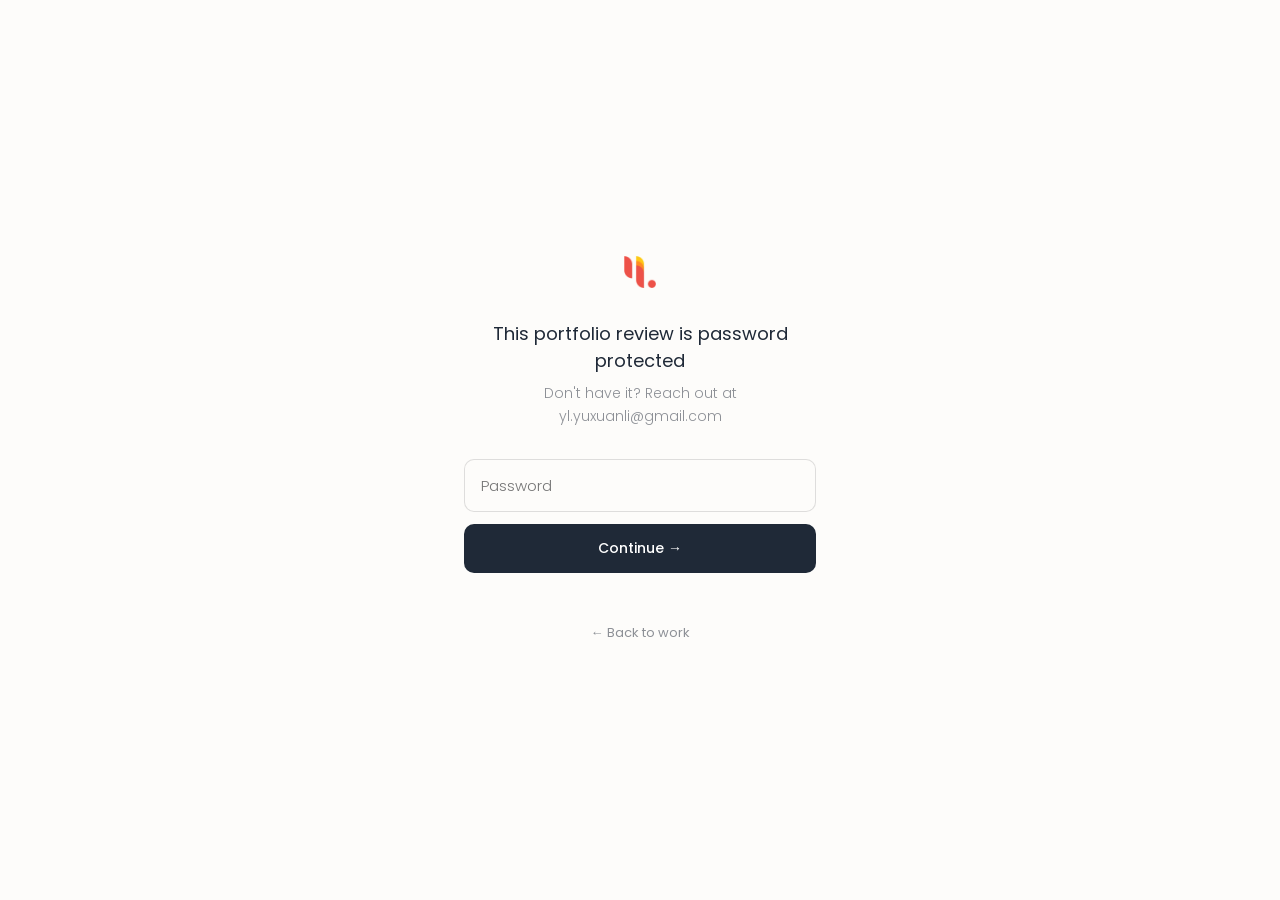
<file: deck/index.html>
<!DOCTYPE html>
<html lang="en">
<head>
  <link rel="icon" href="/favicon.ico" />
  <meta charset="UTF-8"/>
  <meta name="viewport" content="width=device-width, initial-scale=1.0"/>
  <meta name="robots" content="noindex"/>
  <title>Portfolio review | Yuxuan Li</title>
  <link rel="preconnect" href="https://fonts.googleapis.com"/>
  <link rel="preconnect" href="https://fonts.gstatic.com" crossorigin/>
  <link href="https://fonts.googleapis.com/css2?family=Poppins:wght@300;400;500&display=swap" rel="stylesheet"/>
  <link rel="stylesheet" href="deck.css"/>
  <link rel="stylesheet" href="slides.css"/>
</head>
<body>

  <!-- Access gate, same password as the Intuit case studies -->
  <div class="pw-overlay" id="pwOverlay">
    <div class="pw-box">
      <img class="pw-logo" src="../imgs/logo.png" alt="Yuxuan Li"/>
      <div class="pw-title">This portfolio review is password protected</div>
      <div class="pw-sub">Don't have it? Reach out at yl.yuxuanli@gmail.com</div>
      <input class="pw-input" type="password" id="pwInput" placeholder="Password" autocomplete="off"/>
      <button class="pw-btn" id="pwBtn">Continue →</button>
      <div class="pw-error" id="pwError">Incorrect password. Try again.</div>
      <a class="pw-back" href="../index.html">← Back to work</a>
    </div>
  </div>

  <!-- The deck -->
  <div class="app" id="app">
    <header class="top">
      <button class="menu-btn" id="menuBtn" title="Menu" aria-label="Menu" aria-haspopup="true" aria-expanded="false">⋯</button>
    </header>

    <nav class="toc" id="toc" hidden></nav>

    <!-- Yuxuan's own setup -->
    <aside class="side" id="side" hidden>
      <div class="side-top"><span class="side-title">Setup</span><button class="side-x" id="sideClose" aria-label="Close">×</button></div>
      <div id="setupBody"></div>
    </aside>

    <div class="stage" id="stage">
      <div class="frame" id="frame"></div>
    </div>
    <footer class="bottom">
      <span class="spacer"></span>
      <span class="count" id="count"></span>
      <button class="nav-btn" id="prevBtn" title="Previous (←)">←</button>
      <button class="nav-btn" id="nextBtn" title="Next (→)">→</button>
    </footer>
    <div class="progress"><div id="progBar"></div></div>
  </div>

  <!-- Presenter: only unlocks with the presenter password -->
  <div class="presenter" id="presenter" hidden>
    <div class="pr-main">
      <div class="pr-stage"><div class="frame" id="prFrame"></div></div>
      <div class="pr-nav">
        <button class="pr-btn" id="prPrev">← Prev</button>
        <span id="prCount"></span>
        <button class="pr-btn" id="prNext">Next →</button>
      </div>
    </div>
    <aside class="pr-side">
      <div class="pr-timer">
        <div><div class="pr-k">Elapsed</div><div class="pr-big" id="prElapsed">0:00</div></div>
        <div><div class="pr-k">Budget</div><div class="pr-big pr-dim" id="prBudget"></div></div>
        <div><div class="pr-k">Pace</div><div class="pr-pace" id="prPace">Not started</div></div>
      </div>
      <div class="pr-tools">
        <button class="pr-btn" id="prStart">Start timer</button>
        <button class="pr-btn" id="prReset">Reset</button>
        <button class="pr-btn" id="prAudience" title="Open a clean slides window to screen share. It follows this one.">Audience window ↗</button>
        <button class="pr-btn" id="prSetup">Setup</button>
        <button class="pr-btn" id="prExit">Exit</button>
      </div>
      <div class="pr-k" id="prSlideTime"></div>
      <div class="pr-notes" id="prNotes"></div>
      <div class="pr-k">Up next</div>
      <div class="pr-next"><div class="frame" id="prNextFrame"></div></div>
    </aside>
  </div>

  <!-- Dialogs -->
  <div class="modal" id="shareModal" hidden>
    <div class="modal-box">
      <div class="modal-title">Share this version</div>
      <p class="modal-sub" id="shareDesc"></p>
      <label class="check"><input type="checkbox" id="shareSkip" checked/> Skip the questions, start with these settings</label>
      <label class="check"><input type="checkbox" id="shareAdjust" checked/> Let them change role and time</label>
      <div class="share-row">
        <input class="share-url" id="shareUrl" readonly/>
        <button class="pw-btn" id="shareCopy">Copy</button>
      </div>
      <button class="modal-close" data-close>Close</button>
    </div>
  </div>

  <div class="modal" id="presModal" hidden>
    <div class="modal-box">
      <div class="modal-title">Presenter mode</div>
      <p class="modal-sub">Speaker notes are encrypted. Enter your presenter password.</p>
      <input class="pw-input" type="password" id="presInput" placeholder="Presenter password" autocomplete="off"/>
      <button class="pw-btn" id="presBtn">Unlock</button>
      <div class="pw-error" id="presError">That's not it.</div>
      <button class="modal-close" data-close>Cancel</button>
    </div>
  </div>

  <script src="content.js"></script>
  <script src="render.js"></script>
  <script src="notes.enc.js"></script>
  <script src="app.js"></script>
</body>
</html>
</file>
<file: deck/deck.css>
* { box-sizing: border-box; margin: 0; padding: 0; }
:root {
  --bg: #FDFCFA; --text: #1F2937; --sub: #4B5563;
  --muted: #8D9096; --accent: #ED5148; --border: rgba(0,0,0,0.07);
  --panel: #F6F4F0; --yellow: #FFC715; --orange: #FF8B22;
}
html, body { height: 100%; }
body {
  background: var(--bg);
  font-family: 'Poppins', -apple-system, sans-serif;
  font-size: 16px; color: var(--text);
  -webkit-font-smoothing: antialiased;
  overflow: hidden;
}
button { font-family: inherit; }
[hidden] { display: none !important; }

/* ---------- App shell: a flat, full-screen deck ---------- */
.app { position: relative; height: 100vh; height: 100dvh; overflow: hidden; }
.top { position: absolute; top: 0; left: 0; right: 0; z-index: 10; display: flex; align-items: center; gap: 16px; padding: 16px 24px; pointer-events: none; }
.top > * { pointer-events: auto; }
.menu-btn { margin-left: auto; width: 38px; height: 38px; border-radius: 50%; border: none; background: none; color: var(--sub); font-size: 20px; line-height: 1; cursor: pointer; }
.menu-btn:focus:not(:focus-visible) { outline: none; }
.menu-btn:hover, .menu-btn[aria-expanded="true"] { background: rgba(0,0,0,0.05); color: var(--text); }
.app.dark .menu-btn { color: rgba(255,255,255,0.8); }
.app.dark .menu-btn:hover { background: rgba(255,255,255,0.12); color: #fff; }
.icon-btn { white-space: nowrap; border: none; background: none; color: var(--sub); font-size: 13px; padding: 8px 10px; border-radius: 8px; cursor: pointer; }
.icon-btn:hover { color: var(--accent); }
.icon-btn.off { color: var(--muted); text-decoration: line-through; }
.app.dark .icon-btn { color: rgba(255,255,255,0.75); }
.app.dark .icon-btn:hover { color: #fff; }
.toc { position: absolute; top: 58px; right: 20px; max-height: calc(100dvh - 80px); overflow-y: auto; z-index: 20; min-width: 220px; padding: 8px; background: #fff; border: 1px solid var(--border); border-radius: 12px; box-shadow: 0 12px 32px rgba(0,0,0,0.08); }
.toc-k { font-size: 12px; color: var(--muted); padding: 8px 12px 4px; }
.toc a { display: block; font-size: 14px; color: var(--sub); text-decoration: none; padding: 9px 12px; border-radius: 8px; }
.toc a:hover { background: #F5F3EF; }
.toc button { display: flex; justify-content: space-between; gap: 16px; width: 100%; border: none; background: none; text-align: left; font: inherit; font-size: 14px; color: var(--text); padding: 9px 12px; border-radius: 8px; cursor: pointer; }
.toc button:hover { background: #F5F3EF; }
.toc button span { color: var(--muted); }
.toc hr { border: none; border-top: 1px solid var(--border); margin: 6px 4px; }

.stage { position: absolute; inset: 0; container-type: size; }
.frame {
  width: 100%; height: 100%; position: relative; overflow: hidden; background: var(--bg);
  container-type: size;
  /* one slide unit: 1% of the width of a 16:9 box that fits the screen */
  --u: min(1cqw, calc(1cqh * 16 / 9));
}
.frame > .slide { position: absolute; inset: 0; animation: fadeIn 0.35s ease both; }
@keyframes fadeIn { from { opacity: 0; } to { opacity: 1; } }

.bottom { position: absolute; left: 0; right: 0; bottom: 0; z-index: 10; display: flex; align-items: center; gap: 10px; padding: 0 24px 18px; pointer-events: none; }
.bottom > * { pointer-events: auto; }
.bottom .spacer { flex: 1; pointer-events: none; }
.nav-btn { width: 38px; height: 38px; border-radius: 50%; border: 1px solid rgba(0,0,0,0.1); background: rgba(255,255,255,0.85); font-size: 15px; color: var(--text); cursor: pointer; flex: none; }
.nav-btn:hover:not(:disabled) { border-color: var(--accent); color: var(--accent); }
.nav-btn:disabled { opacity: 0.3; cursor: default; }
.count { font-size: 12px; color: var(--muted); min-width: 48px; text-align: right; font-variant-numeric: tabular-nums; }
.app.dark .count { color: rgba(255,255,255,0.6); }
.progress { position: absolute; left: 0; right: 0; bottom: 0; height: 3px; z-index: 11; }
.progress div { height: 100%; background: var(--accent); transition: width 0.3s ease; }

/* Audience window: slides only */
body.audience .top, body.audience .bottom, body.audience .progress { display: none; }

/* ---------- Built slides (welcome, setup, agenda, lens, end) ---------- */
.hs { background: var(--bg); padding: calc(6 * var(--u)) calc(7 * var(--u)); display: flex; flex-direction: column; justify-content: center; overflow: auto; }
.dots { display: flex; gap: calc(0.8 * var(--u)); margin-bottom: calc(2.4 * var(--u)); }
.dots span { width: clamp(8px, calc(0.9 * var(--u)), 12px); height: clamp(8px, calc(0.9 * var(--u)), 12px); border-radius: 50%; }
.dots span:nth-child(1) { background: var(--yellow); } .dots span:nth-child(2) { background: var(--orange); } .dots span:nth-child(3) { background: var(--accent); }
.hs-h { font-size: clamp(26px, calc(4.2 * var(--u)), 60px); font-weight: 400; letter-spacing: -0.02em; line-height: 1.15; }
.hs-p { font-size: clamp(15px, calc(1.6 * var(--u)), 22px); font-weight: 300; color: var(--sub); line-height: 1.6; margin-top: calc(1.6 * var(--u)); max-width: calc(46 * var(--u)); min-width: min(100%, 320px); }
.cta { margin-top: calc(3 * var(--u)); align-self: flex-start; border: none; border-bottom: 1px solid var(--muted); background: none; color: var(--text); font-size: clamp(14px, calc(1.3 * var(--u)), 18px); font-weight: 400; padding: 0 0 2px; cursor: pointer; transition: color 0.2s, border-color 0.2s; }
.cta:hover { color: var(--sub); border-color: var(--sub); }
.link-btn { border: none; background: none; padding: 0; color: var(--muted); font-size: clamp(13px, calc(1.15 * var(--u)), 16px); cursor: pointer; }
.link-btn:hover { color: var(--text); }
.cta-row { display: flex; align-items: center; gap: calc(2 * var(--u)); flex-wrap: wrap; margin-top: calc(3 * var(--u)); }
.cta-row .cta { margin-top: 0; }

/* Welcome */
.hs-welcome { flex-direction: row; align-items: stretch; padding: 0; }
.hs-welcome .w-text { flex: 1; padding: calc(6 * var(--u)) calc(6 * var(--u)) calc(6 * var(--u)) calc(7 * var(--u)); display: flex; flex-direction: column; justify-content: center; }
.hs-welcome .w-photo { width: 50%; background: url(../imgs/about-yuxuan.jpg) center 85%/cover; }

/* Setup */
.q { margin-top: calc(2.6 * var(--u)); }
.q-label { font-size: clamp(15px, calc(1.6 * var(--u)), 22px); color: var(--text); margin-bottom: calc(1.1 * var(--u)); }
.chips { display: flex; flex-wrap: wrap; gap: clamp(6px, calc(0.7 * var(--u)), 10px); }
.chip { font-size: clamp(13px, calc(1.3 * var(--u)), 17px); padding: clamp(7px, calc(0.7 * var(--u)), 11px) clamp(13px, calc(1.4 * var(--u)), 20px); border-radius: 999px; cursor: pointer; border: 1px solid rgba(0,0,0,0.14); background: #fff; color: var(--sub); transition: all 0.15s; }
.chip:hover { border-color: var(--text); color: var(--text); }
.chip.on { background: var(--text); border-color: var(--text); color: #fff; }
.chip.multi { display: inline-flex; align-items: center; gap: 8px; border-radius: 8px; }
.chip.multi::before { content: ''; width: 14px; height: 14px; border-radius: 4px; border: 1.5px solid rgba(0,0,0,0.25); flex: none; }
.chip.multi.on { background: #F3F1EC; border-color: var(--text); color: var(--text); }
.chip.multi.on::before { content: '✓'; border-color: var(--text); background: var(--text); color: #fff; font-size: 10px; line-height: 14px; text-align: center; }
.chip.small { font-size: clamp(12px, calc(1.1 * var(--u)), 15px); }
.hint { font-size: clamp(12px, calc(1.1 * var(--u)), 15px); color: var(--muted); margin-top: calc(0.8 * var(--u)); }

/* Agenda */
.ag { margin-top: calc(4 * var(--u)); max-width: calc(80 * var(--u)); display: flex; flex-direction: column; gap: calc(3.2 * var(--u)); }
.ag-row { display: grid; grid-template-columns: calc(4 * var(--u)) 1fr auto; gap: calc(1.6 * var(--u)); align-items: baseline; cursor: pointer; }
.ag-row:hover .ag-name { color: var(--sub); }
.ag-n { font-size: clamp(12px, calc(1.2 * var(--u)), 16px); color: var(--muted); }
.ag-name { font-size: clamp(16px, calc(2 * var(--u)), 28px); transition: color 0.15s; }
.ag-why { font-size: clamp(12px, calc(1.3 * var(--u)), 17px); color: var(--sub); font-weight: 300; margin-top: calc(0.6 * var(--u)); line-height: 1.5; }
.ag-why span { color: var(--muted); margin: 0 calc(0.8 * var(--u)); }
.ag-m { font-size: clamp(13px, calc(1.4 * var(--u)), 18px); color: var(--muted); white-space: nowrap; text-align: right; }
.ag-m small { display: block; font-size: 0.8em; margin-top: calc(0.6 * var(--u)); }


/* End */
.end-links { display: flex; gap: calc(2.4 * var(--u)); margin-top: calc(2.4 * var(--u)); flex-wrap: wrap; }
.end-links a { font-size: clamp(13px, calc(1.2 * var(--u)), 16px); color: var(--sub); text-decoration: none; }
.end-links a:hover { color: var(--text); }

/* ---------- Presenter ---------- */
.presenter { position: fixed; inset: 0; z-index: 600; background: #16181C; color: #E8E8E8; display: grid; grid-template-columns: 1fr 400px; }
.pr-main { display: flex; flex-direction: column; padding: 24px; min-width: 0; }
.pr-stage { flex: 1; min-height: 0; container-type: size; display: flex; align-items: center; justify-content: center; }
.pr-nav { display: flex; justify-content: center; align-items: center; gap: 20px; padding-top: 16px; font-size: 14px; color: #999; }
.pr-side { background: #1E2026; padding: 24px; display: flex; flex-direction: column; gap: 16px; overflow: auto; }
.pr-timer { display: grid; grid-template-columns: 1fr 1fr 1.2fr; gap: 12px; }
.pr-k { font-size: 11px; letter-spacing: 0.1em; text-transform: uppercase; color: #888; }
.pr-big { font-size: 30px; font-weight: 300; margin-top: 4px; font-variant-numeric: tabular-nums; }
.pr-dim { color: #888; }
.pr-pace { font-size: 14px; margin-top: 10px; }
.pr-pace.ahead { color: #7BD389; } .pr-pace.behind { color: #FF8B7F; } .pr-pace.ontrack { color: #ddd; }
.pr-tools { display: flex; flex-wrap: wrap; gap: 8px; }
.pr-btn { background: rgba(255,255,255,0.07); border: 1px solid rgba(255,255,255,0.1); color: #eee; font-size: 13px; padding: 8px 14px; border-radius: 999px; cursor: pointer; }
.pr-btn:hover { border-color: var(--accent); color: #fff; }
.pr-notes { font-size: 19px; line-height: 1.6; font-weight: 300; color: #F2F2F2; flex: 1; }
.pr-notes .lens-note { display: block; margin-top: 14px; padding: 12px 14px; border-left: 3px solid var(--accent); background: rgba(237,81,72,0.1); font-size: 16px; border-radius: 0 8px 8px 0; }
.pr-notes .none { color: #777; }
.pr-stage .frame { width: min(100cqw, calc(100cqh * 16 / 9)); height: auto; aspect-ratio: 16 / 9; }
.pr-next .frame { width: 100%; height: auto; aspect-ratio: 16 / 9; border-radius: 8px; pointer-events: none; }

/* ---------- Password gate ---------- */
.pw-overlay { position: fixed; inset: 0; z-index: 9999; background: var(--bg); display: flex; align-items: center; justify-content: center; }
.pw-overlay.hidden { opacity: 0; pointer-events: none; transition: opacity 0.4s ease; }
.pw-box { width: 100%; max-width: 400px; padding: 0 24px; text-align: center; }
.pw-logo { width: 32px; height: 32px; object-fit: contain; margin: 0 auto 32px; display: block; }
.pw-title { font-size: 18px; color: var(--text); margin-bottom: 8px; }
.pw-sub { font-size: 14px; font-weight: 300; color: var(--muted); margin-bottom: 32px; line-height: 1.6; }
.pw-input { width: 100%; padding: 14px 16px; margin-bottom: 12px; font-size: 15px; font-family: inherit; font-weight: 300; color: var(--text); background: var(--bg); border: 1px solid rgba(0,0,0,0.12); border-radius: 10px; outline: none; display: block; }
.pw-input:focus { border-color: rgba(0,0,0,0.3); } .pw-input.error { border-color: var(--accent); }
.pw-btn { width: 100%; padding: 14px; font-size: 14px; font-weight: 500; color: #fff; background: var(--text); border: none; border-radius: 10px; cursor: pointer; transition: background 0.2s; }
.pw-btn:hover { background: var(--accent); }
.pw-error { font-size: 13px; color: var(--accent); margin-top: 10px; opacity: 0; height: 20px; }
.pw-error.show { opacity: 1; }
.pw-back { margin-top: 20px; font-size: 13px; color: var(--muted); text-decoration: none; display: inline-block; }

/* ---------- Modals ---------- */
.modal { position: fixed; inset: 0; z-index: 9000; background: rgba(20,20,20,0.35); display: flex; align-items: center; justify-content: center; padding: 16px; }
.modal-box { background: var(--bg); border-radius: 18px; padding: 32px; width: 100%; max-width: 520px; box-shadow: 0 20px 60px rgba(0,0,0,0.18); }
.modal-title { font-size: 20px; font-weight: 500; }
.modal-sub { font-size: 15px; font-weight: 300; color: var(--sub); margin: 8px 0 20px; line-height: 1.6; }
.check { display: flex; gap: 10px; align-items: center; font-size: 15px; margin-bottom: 12px; cursor: pointer; }
.check input { accent-color: var(--accent); width: 16px; height: 16px; flex: none; }
.share-row { display: flex; gap: 8px; margin-top: 18px; }
.share-url { flex: 1; min-width: 0; padding: 12px 14px; font-size: 13px; font-family: inherit; border: 1px solid rgba(0,0,0,0.12); border-radius: 10px; background: #fff; color: var(--sub); }
.share-row .pw-btn { width: auto; padding: 12px 22px; }
.modal-close { margin-top: 18px; background: none; border: none; color: var(--muted); font-size: 14px; cursor: pointer; }
.modal-close:hover { color: var(--accent); }

/* ---------- Phones: built slides fill the screen, image slides stay 16:9 ---------- */
@media (max-width: 700px) {
  .top { padding: 10px 16px; gap: 10px; }
  .hs { padding: 28px 22px; justify-content: flex-start; }
  .hs-p { max-width: none; }
  .hs-welcome { flex-direction: column-reverse; padding: 0; }
  .hs-welcome .w-photo { width: 100%; height: 34%; flex: none; }
  .hs-welcome .w-text { padding: 24px 22px; justify-content: flex-start; }
  .ag { max-width: none; }
  .ag-row { grid-template-columns: 28px 1fr auto; gap: 10px; }
  .ag { gap: 22px; }
  .app { display: flex; flex-direction: column; }
  .top, .bottom { position: static; background: var(--bg); }
  .top { padding: 10px 16px; }
  .stage { position: relative; inset: auto; flex: 1; min-height: 0; }
  .bottom { padding: 8px 16px 14px; flex-wrap: wrap; }
  .count { margin-left: auto; }
  .presenter { grid-template-columns: 1fr; grid-template-rows: 45vh 1fr; }
}

/* Setup: a small centered card over the blurred deck, a step before starting */
.side { position: absolute; z-index: 30; top: 50%; left: 50%; transform: translate(-50%, -50%); width: min(520px, calc(100% - 32px)); max-height: calc(100% - 48px); padding: 26px 28px 24px; background: #fff; border-radius: 18px; box-shadow: 0 1px 2px rgba(0,0,0,0.04), 0 24px 64px rgba(0,0,0,0.14); overflow-y: auto; }
.app.with-side .stage, .app.with-side .top, .app.with-side .bottom, .app.with-side .progress { filter: blur(6px); opacity: 0.55; pointer-events: none; transition: filter 0.25s, opacity 0.25s; }
.app.with-side { background: var(--bg); }
.side-top { display: flex; align-items: center; justify-content: space-between; margin-bottom: 20px; }
.side-title { font-size: 15px; font-weight: 500; }
.side-x { border: none; background: none; font-size: 22px; line-height: 1; color: var(--muted); cursor: pointer; padding: 4px; }
.side-x:hover { color: var(--text); }
#setupBody .q { margin: 0 0 22px; }
#setupBody .q-label { font-size: 13px; color: var(--muted); margin-bottom: 10px; }
#setupBody .chips { gap: 6px; }
#setupBody .chip { padding: 6px 12px; font-size: 13px; background: transparent; border-color: rgba(0,0,0,0.1); }
#setupBody .chip:hover { border-color: rgba(0,0,0,0.3); color: var(--text); }
#setupBody .chip.on { background: var(--text); border-color: var(--text); color: #fff; }
#setupBody .pw-btn { margin-top: 4px; }
/* Multi-select: plain checkboxes, so they never look like the single-choice pills */
.set-checks { display: grid; grid-template-columns: repeat(3, auto); gap: 4px 16px; }
.set-check { display: flex; align-items: center; gap: 10px; border: none; background: none; padding: 5px 0; font: inherit; font-size: 13px; color: var(--sub); text-align: left; cursor: pointer; }
.set-check span { width: 15px; height: 15px; flex: none; border: 1.5px solid rgba(0,0,0,0.25); border-radius: 4px; display: flex; align-items: center; justify-content: center; font-size: 10px; color: #fff; }
.set-check.on { color: var(--text); }
.set-check.on span { background: var(--text); border-color: var(--text); }
.set-check.on span::after { content: '✓'; }
.set-list { display: flex; flex-direction: column; }
.set-row { display: flex; align-items: center; gap: 10px; cursor: grab; border-radius: 8px; padding: 2px 8px; margin: 0 -8px; }
.set-row:hover { background: rgba(0,0,0,0.03); }
.set-row.dragging { opacity: 0.5; }
.set-row .set-check { flex: 1; font-size: 14px; }
.set-row.off .set-check { color: var(--muted); }
.set-grip { color: var(--muted); font-size: 13px; }
.set-min { font-size: 13px; color: var(--muted); }
@media (max-width: 560px) { .set-checks { grid-template-columns: 1fr 1fr; } }
/* Agenda: gray keywords under each project; Q&A is its own line */
.ag-block { display: flex; flex-direction: column; gap: calc(1.6 * var(--u)); }
.ag-tags { display: flex; flex-wrap: wrap; gap: calc(0.4 * var(--u)) calc(2 * var(--u)); margin-top: calc(0.8 * var(--u)); font-size: clamp(12px, calc(1.3 * var(--u)), 17px); color: var(--muted); }
.ag-qa { cursor: default; }
.ag-qa .ag-name { color: var(--sub); }
.ag-qa:hover .ag-name { color: var(--sub); }
</file>
<file: deck/slides.css>
/* Content slides drawn by render.js. Sizes use var(--u) (see .frame) so a slide scales like a real deck. */
.cs {
  --theme: #1F2937; --theme-soft: #F3F4F6; --theme-ink: #fff;
  --primary: #ED5148; --zone: #F5F4F1;
  --l1: #2CA01C; --l2: #2F6FE4; --l3: #E8762C;
  background: var(--bg); color: var(--text);
  padding: calc(6.4 * var(--u)) calc(6 * var(--u)) calc(6 * var(--u));
  display: flex; flex-direction: column; gap: calc(1.6 * var(--u)); overflow: hidden;
}
.cs.theme-navy, .cs.theme-green { --bg: #fff; --zone: #F5F7F8; } /* project slides are white, gray panels as in the PDF */
.cs.theme-navy  { --theme: #0E2E63; --theme-soft: #EEF3FB; --primary: #003E31; } /* QuickBooks dark green accents, as in the PDF */
.cs.theme-green { --theme: #0B3D33; --theme-soft: #EAF6EC; --primary: #2CA01C; }

.c-k { font-size: clamp(13px, calc(1.1 * var(--u)), 17px); font-weight: 500; color: var(--primary); }
.c-h { font-size: clamp(22px, calc(2.5 * var(--u)), 40px); font-weight: 500; letter-spacing: -0.015em; line-height: 1.2; }
.c-h.xl { font-size: clamp(26px, calc(3.4 * var(--u)), 54px); line-height: 1.25; }
.c-h em { font-style: normal; }
.c-p { font-size: clamp(15px, calc(1.3 * var(--u)), 21px); line-height: 1.6; color: var(--sub); font-weight: 300; }
.c-p b { font-weight: inherit; }
.c-sub { font-size: clamp(14px, calc(1.15 * var(--u)), 18px); color: var(--muted); margin-top: -calc(0.8 * var(--u)); }
.c-n { display: inline-flex; align-items: center; justify-content: center; width: clamp(22px, calc(2 * var(--u)), 32px); height: clamp(22px, calc(2 * var(--u)), 32px); border-radius: 50%; border: 1.5px solid currentColor; color: var(--primary); font-size: clamp(11px, calc(0.95 * var(--u)), 15px); font-weight: 500; flex: none; }
.c-nh { font-size: clamp(15px, calc(1.3 * var(--u)), 21px); font-weight: 500; line-height: 1.35; }
.c-np { font-size: clamp(13px, calc(1.1 * var(--u)), 17px); color: var(--sub); line-height: 1.55; font-weight: 300; margin-top: calc(0.3 * var(--u)); }
.c-arrow { color: var(--muted); font-size: clamp(14px, calc(1.3 * var(--u)), 20px); }

/* Section label, top left, as in the PDF deck */
.sec-label { position: absolute; top: calc(2.6 * var(--u)); left: calc(6 * var(--u)); font-size: clamp(10px, calc(0.8 * var(--u)), 12px); font-weight: 500; letter-spacing: 0.08em; text-transform: uppercase; color: var(--muted); pointer-events: none; }
.sec-label.on-dark { color: rgba(255,255,255,0.65); }

/* Rows: a heading and its line, divided by hairlines */
.c-rows { display: flex; flex-direction: column; gap: calc(4.2 * var(--u)); }
.c-row { display: grid; grid-template-columns: calc(2.6 * var(--u)) 1fr; column-gap: calc(1.4 * var(--u)); row-gap: calc(0.8 * var(--u)); align-items: baseline; }
.c-row::before { content: ''; width: calc(0.9 * var(--u)); height: calc(0.9 * var(--u)); border-radius: 50%; background: var(--yellow, #FFC715); grid-row: 1; align-self: center; }
.c-row:nth-child(2)::before { background: #FF8B22; } .c-row:nth-child(3)::before { background: #ED5148; }
.c-row .c-rh { font-size: clamp(20px, calc(2.6 * var(--u)), 40px); font-weight: 400; letter-spacing: -0.015em; line-height: 1.2; }
.c-row .c-rp { grid-column: 2; font-size: clamp(14px, calc(1.4 * var(--u)), 21px); color: var(--sub); font-weight: 300; line-height: 1.5; }

/* Layouts */
.l-split { display: grid; grid-template-columns: var(--left) 1fr; gap: 0; padding: 0; }
.c-col { display: flex; flex-direction: column; justify-content: center; gap: calc(1.6 * var(--u)); padding: calc(6.4 * var(--u)) calc(3.6 * var(--u)) calc(6 * var(--u)) calc(6 * var(--u)); min-width: 0; min-height: 0; }
.c-col.right { padding: calc(6.4 * var(--u)) calc(6 * var(--u)) calc(6 * var(--u)) calc(2 * var(--u)); }
.c-col.right.fill { padding: 0; }
.c-col.right.fill .c-media { height: 100%; border-radius: 0; }
.l-split.top { align-items: stretch; }
.l-split.top .c-col { justify-content: flex-start; padding-top: calc(9 * var(--u)); }
.c-col.themed { background: var(--theme); color: #fff; }
.c-col.zone { background: var(--zone); }
.c-col.right.zone { padding-left: calc(5 * var(--u)); }
.c-col.left.zone { padding-right: calc(4 * var(--u)); }
.l-split .c-col.left.zone + .c-col.right { padding-left: calc(4 * var(--u)); }
.c-col.themed .c-k, .c-col.themed .c-sl { color: rgba(255,255,255,0.65); }
.c-col.themed .c-p, .c-col.themed .c-gp { color: #fff; }
.c-col.themed .c-gh { color: rgba(255,255,255,0.65); font-weight: 400; font-size: clamp(12px, calc(1 * var(--u)), 15px); }
.c-col.themed .c-gp { font-weight: 500; font-size: clamp(15px, calc(1.4 * var(--u)), 22px); }
.c-col.themed .c-sv { color: #fff; }
.l-full { justify-content: flex-start; }
.l-full.center { justify-content: center; gap: calc(3 * var(--u)); }
.l-full > .grow { flex: 1; min-height: 0; }

.l-statement { align-items: center; justify-content: center; text-align: center; background: var(--bg); }
.c-statement { font-size: clamp(30px, calc(4.4 * var(--u)), 72px); font-weight: 400; letter-spacing: -0.02em; }
.c-dots { display: flex; gap: calc(0.8 * var(--u)); }
.c-dots span { width: clamp(8px, calc(0.9 * var(--u)), 13px); height: clamp(8px, calc(0.9 * var(--u)), 13px); border-radius: 50%; }
.c-dots span:nth-child(1) { background: var(--yellow); } .c-dots span:nth-child(2) { background: var(--orange); } .c-dots span:nth-child(3) { background: var(--accent); }

.l-values { justify-content: center; gap: calc(4 * var(--u)); background: var(--bg); }
.c-vhead { display: flex; flex-direction: column; gap: calc(1.4 * var(--u)); max-width: calc(64 * var(--u)); }
.c-values { display: grid; grid-template-columns: repeat(3, 1fr); gap: calc(4 * var(--u)); }
.c-value .sq, .c-card .sq { display: block; width: clamp(18px, calc(1.8 * var(--u)), 28px); height: clamp(18px, calc(1.8 * var(--u)), 28px); border-radius: 4px; margin-bottom: calc(1.4 * var(--u)); }
.c-vn { font-size: clamp(22px, calc(2.6 * var(--u)), 42px); font-weight: 400; letter-spacing: -0.01em; }

/* Title */
.l-title { padding: 0; background: var(--theme); color: #fff; }
.l-title.side { display: grid; grid-template-columns: 44% 1fr; }
.l-title.side .c-title-text { padding: 0 calc(5 * var(--u)) 0 calc(6 * var(--u)); display: flex; flex-direction: column; justify-content: center; }
.l-title.stacked .c-title-text { text-align: center; padding: calc(6 * var(--u)) calc(6 * var(--u)) calc(3 * var(--u)); }
.c-th { font-size: clamp(28px, calc(3.8 * var(--u)), 64px); font-weight: 500; letter-spacing: -0.02em; line-height: 1.15; }
.c-ts { font-size: clamp(15px, calc(1.6 * var(--u)), 26px); font-weight: 300; opacity: 0.85; margin-top: calc(1.2 * var(--u)); line-height: 1.45; }
.c-title-media { position: relative; display: flex; gap: calc(1.2 * var(--u)); min-height: 0; }
.l-title.stacked .c-title-media { flex: 1; padding: 0 0 0 calc(6 * var(--u)); overflow: hidden; }
.l-title.stacked .c-media { flex: 1; border-radius: calc(1 * var(--u)) calc(1 * var(--u)) 0 0; }
.l-title.side .c-media { flex: 1; border-radius: 0; }
/* One wide cover image: title and image sit together as one centered group */
.l-title.wide { display: flex; flex-direction: column; justify-content: center; gap: calc(3.5 * var(--u)); padding-top: calc(9 * var(--u)); }
.l-title.wide .c-title-text { padding: 0 calc(6 * var(--u)); }
.l-title.wide .c-title-media { flex: none; height: 52%; padding: 0 calc(4 * var(--u)); }
.l-title.wide .c-media { border-radius: 0; }
.l-title .c-media.ph { background: rgba(255,255,255,0.08); border-color: rgba(255,255,255,0.25); color: rgba(255,255,255,0.75); }
.c-check { position: absolute; left: -calc(6 * var(--u)); top: 26%; background: #fff; color: var(--text); border-radius: calc(1 * var(--u)); padding: calc(1.4 * var(--u)) calc(1.8 * var(--u)); box-shadow: 0 calc(1 * var(--u)) calc(3 * var(--u)) rgba(0,0,0,0.2); min-width: calc(24 * var(--u)); }
.c-check-k { font-size: clamp(10px, calc(0.8 * var(--u)), 12px); font-weight: 500; color: var(--muted); margin-bottom: calc(0.8 * var(--u)); }
.c-ci { display: flex; align-items: center; gap: calc(0.8 * var(--u)); font-size: clamp(12px, calc(1.1 * var(--u)), 17px); padding: calc(0.45 * var(--u)) 0; color: var(--muted); }
.c-ci span { width: clamp(14px, calc(1.3 * var(--u)), 20px); height: clamp(14px, calc(1.3 * var(--u)), 20px); border-radius: 50%; border: 2px solid #ccc; flex: none; }
.c-ci.done { color: var(--text); }
.c-ci.done span { background: var(--l1); border-color: var(--l1); }

/* Media and placeholders */
.c-media { position: relative; border-radius: calc(1 * var(--u)); overflow: hidden; min-height: 0; flex: 1; }
.c-media img, .c-media video { width: 100%; height: 100%; object-fit: cover; display: block; }
.c-media video { object-fit: contain; background: #F3F1EC; }
.c-media.ph { background: repeating-linear-gradient(135deg, #F7F6F3 0 10px, #F2F0EC 10px 20px); border: 1px dashed rgba(0,0,0,0.15); color: var(--muted); display: flex; align-items: center; justify-content: center; min-height: calc(8 * var(--u)); }
.ph-in { display: flex; flex-direction: column; align-items: center; gap: calc(0.6 * var(--u)); text-align: center; padding: calc(1.4 * var(--u)); font-size: clamp(11px, calc(0.95 * var(--u)), 15px); line-height: 1.45; max-width: calc(34 * var(--u)); }
.c-col.right > .c-media { flex: 0 1 auto; aspect-ratio: 16 / 11; max-height: 100%; }
.c-col.right.fill > .c-media { aspect-ratio: auto; }
.c-col.right > .c-media.contain { aspect-ratio: auto; flex: 1 1 auto; height: 100%; border-radius: 0; }
.c-col.right > .c-media.contain.inset { padding: calc(2.5 * var(--u)) 0; } /* image with more air around it */
.c-col.right:has(> .c-media.contain) { padding-top: calc(4 * var(--u)); padding-bottom: calc(4 * var(--u)); }
.l-split.top .c-col.right:has(> .c-media.contain) { padding-top: calc(9 * var(--u)); padding-bottom: calc(2 * var(--u)); padding-right: calc(3 * var(--u)); } /* headings line up across both columns */
.c-mgrid { display: grid; grid-template-columns: repeat(var(--cols), 1fr); grid-auto-rows: 1fr; gap: calc(1.2 * var(--u)); flex: 1; min-height: 0; }
.c-mgrid .c-media { height: 100%; min-height: 0; }
.l-full.center .c-tl { flex: none; }
.l-full.center .c-gallery { flex: none; margin-top: calc(1 * var(--u)); }
.c-gallery { display: grid; grid-template-columns: repeat(4, 1fr); gap: calc(1.6 * var(--u)); flex: 1; align-items: center; }
.c-gallery .c-media { aspect-ratio: 3 / 4; flex: none; border-radius: calc(0.8 * var(--u)); }
.c-gallery:has(.c-gi) { align-items: start; }
.c-gi .c-np { margin-top: calc(1 * var(--u)); }
.c-cap { position: absolute; left: 0; right: 0; bottom: 0; padding: calc(2 * var(--u)) calc(1.2 * var(--u)) calc(1 * var(--u)); color: #fff; font-size: clamp(12px, calc(1.1 * var(--u)), 17px); background: linear-gradient(transparent, rgba(0,0,0,0.5)); }

/* Text blocks */
.c-list ul { list-style: none; display: grid; gap: calc(0.7 * var(--u)); }
.c-list li { font-size: clamp(14px, calc(1.2 * var(--u)), 19px); line-height: 1.5; padding-left: calc(1.4 * var(--u)); position: relative; }
.c-list li::before { content: ''; position: absolute; left: 0; top: 0.7em; width: calc(0.45 * var(--u)); height: calc(0.45 * var(--u)); min-width: 5px; min-height: 5px; border-radius: 50%; background: var(--primary); }
.c-list.muted li { color: var(--muted); }
.c-list.muted li::before { background: #ccc; }
.c-lt { font-size: clamp(14px, calc(1.2 * var(--u)), 19px); font-weight: 500; margin-bottom: calc(0.8 * var(--u)); }
.c-groups { display: grid; gap: calc(1.4 * var(--u)); }
.c-gh { font-size: clamp(14px, calc(1.2 * var(--u)), 19px); font-weight: 500; }
.c-gp { font-size: clamp(13px, calc(1.1 * var(--u)), 17px); color: var(--sub); font-weight: 300; margin-top: calc(0.3 * var(--u)); line-height: 1.5; }
.c-gl { list-style: none; display: grid; gap: calc(0.25 * var(--u)); margin-top: calc(0.8 * var(--u)); }
.c-gl li { font-size: clamp(13px, calc(1.1 * var(--u)), 17px); color: var(--sub); font-weight: 300; line-height: 1.6; }
.c-stats { display: grid; grid-template-columns: repeat(auto-fit, minmax(min(100%, calc(12 * var(--u))), 1fr)); gap: calc(1.6 * var(--u)) calc(2.4 * var(--u)); }
.c-stats.row { grid-auto-flow: column; grid-template-columns: none; grid-auto-columns: 1fr; }
.c-sk { font-size: clamp(10px, calc(0.85 * var(--u)), 13px); font-weight: 500; color: var(--muted); margin-bottom: calc(0.4 * var(--u)); }
.c-sv { font-size: clamp(26px, calc(3.4 * var(--u)), 56px); font-weight: 500; color: var(--text); line-height: 1.05; letter-spacing: -0.02em; }
/* Stacked in a narrow column: number on top, its meaning right under it */
.c-stats.stack { grid-template-columns: 1fr; gap: calc(2.6 * var(--u)); margin-top: calc(3.6 * var(--u)); }
.c-stats.stack .c-sv { font-size: clamp(24px, calc(3 * var(--u)), 48px); }
.c-stats.stack + .c-p { margin-top: calc(2 * var(--u)); }
.c-stats.small .c-sv { font-size: clamp(22px, calc(2.3 * var(--u)), 38px); }
.c-sl { font-size: clamp(12px, calc(1.05 * var(--u)), 16px); color: var(--sub); margin-top: calc(0.4 * var(--u)); line-height: 1.4; }
.c-num { display: grid; gap: calc(2.4 * var(--u)); }
.c-ni { display: flex; gap: calc(1.4 * var(--u)); align-items: flex-start; }
.c-steps { display: grid; gap: calc(1.8 * var(--u)); position: relative; }
.c-step { display: flex; gap: calc(1.4 * var(--u)); align-items: flex-start; position: relative; }
.c-dot { display: inline-flex; align-items: center; justify-content: center; width: clamp(22px, calc(2 * var(--u)), 32px); height: clamp(22px, calc(2 * var(--u)), 32px); border-radius: 50%; border: 1.5px solid currentColor; font-size: clamp(11px, calc(0.95 * var(--u)), 15px); font-weight: 500; flex: none; }
.c-chips { display: flex; flex-wrap: wrap; gap: calc(0.8 * var(--u)); }
.c-chips span { font-size: clamp(12px, calc(1.05 * var(--u)), 16px); padding: calc(0.5 * var(--u)) calc(1.2 * var(--u)); border-radius: 999px; background: var(--theme-soft); color: var(--theme); }
.c-cards { display: grid; grid-template-columns: repeat(3, 1fr); gap: calc(3 * var(--u)); }
.c-icon { font-size: clamp(28px, calc(3.4 * var(--u)), 56px); margin-bottom: calc(1.4 * var(--u)); }
.c-card .c-k { margin-bottom: calc(0.6 * var(--u)); }
.c-card .c-nh { font-size: clamp(17px, calc(1.8 * var(--u)), 28px); font-weight: 400; letter-spacing: -0.01em; }
.c-cp { font-size: clamp(14px, calc(1.2 * var(--u)), 19px); color: var(--sub); line-height: 1.55; font-weight: 300; margin-top: calc(0.3 * var(--u)); }
/* Sits in the middle of the space left under a top heading */
.c-cards.mid { margin: auto 0; padding-bottom: calc(3 * var(--u)); }
.c-cards.mid .c-k { font-size: clamp(15px, calc(1.6 * var(--u)), 26px); font-weight: 500; letter-spacing: 0; text-transform: none; margin-bottom: calc(1 * var(--u)); }
.l-full:has(> .c-cards.mid) > .c-h { margin-top: calc(5 * var(--u)); }
.c-pick { display: grid; gap: calc(0.8 * var(--u)); }
.c-pick div { padding: calc(1 * var(--u)) calc(1.4 * var(--u)); border-radius: calc(0.6 * var(--u)); background: #F5F5F4; color: var(--muted); font-size: clamp(14px, calc(1.25 * var(--u)), 20px); }
.c-pick div.on { background: var(--theme); color: #fff; }

/* Chains, timelines, orbit */
.c-chain { display: flex; align-items: center; gap: calc(1.2 * var(--u)); flex-wrap: wrap; }
.c-chain.vertical { flex-direction: column; align-items: flex-start; gap: calc(0.8 * var(--u)); }
.c-chain.vertical .c-arrow { padding-left: calc(1.6 * var(--u)); }
.c-node { display: inline-flex; align-items: center; gap: calc(0.8 * var(--u)); font-size: clamp(14px, calc(1.3 * var(--u)), 21px); font-weight: 500; }
.c-node .c-n { width: clamp(20px, calc(1.6 * var(--u)), 26px); height: clamp(20px, calc(1.6 * var(--u)), 26px); }
.c-node.off { color: var(--muted); }
.c-chain.dim { opacity: 0.4; }
.c-tl { display: grid; grid-template-columns: repeat(4, 1fr); gap: calc(2 * var(--u)); position: relative; margin-top: calc(3 * var(--u)); flex: 1; align-content: start; }
.c-tl::before { content: ''; position: absolute; left: 0; right: 0; top: calc(0.8 * var(--u)); height: 2px; background: var(--theme-soft); }
.c-tli { position: relative; padding-top: calc(3 * var(--u)); }
.c-tld { position: absolute; top: 0; left: 0; width: calc(1.8 * var(--u)); height: calc(1.8 * var(--u)); min-width: 14px; min-height: 14px; border-radius: 50%; background: var(--theme); border: calc(0.4 * var(--u)) solid #fff; box-shadow: 0 0 0 2px var(--theme); }
.c-orbit { position: relative; width: min(100%, calc(30 * var(--u))); aspect-ratio: 1; margin: 0 auto; }
.c-ring { position: absolute; inset: 8%; border: 2px dashed rgba(0,0,0,0.18); border-radius: 50%; }
.c-center { position: absolute; left: 50%; top: 50%; transform: translate(-50%, -50%); width: 34%; aspect-ratio: 1; border-radius: 50%; background: var(--theme); color: #fff; display: flex; align-items: center; justify-content: center; text-align: center; padding: calc(1 * var(--u)); font-size: clamp(11px, calc(1.05 * var(--u)), 16px); font-weight: 500; line-height: 1.35; }
.c-sat { position: absolute; transform: translate(-50%, -50%); width: 11%; aspect-ratio: 1; border-radius: 50%; background: #fff; border: 2px solid var(--theme-soft); display: flex; align-items: center; justify-content: center; font-size: clamp(11px, calc(1.2 * var(--u)), 18px); }
.c-sat.ai { background: var(--l1); border-color: var(--l1); color: #fff; font-weight: 500; font-size: clamp(9px, calc(0.85 * var(--u)), 13px); }
.c-legend { position: absolute; bottom: -calc(2.4 * var(--u)); left: 0; right: 0; display: flex; justify-content: center; gap: calc(2 * var(--u)); font-size: clamp(11px, calc(0.9 * var(--u)), 14px); color: var(--muted); }
.c-legend b { color: var(--l1); }

/* Levels and JTBD */
.c-levels { display: grid; gap: calc(1.4 * var(--u)); }
.c-lvn { font-size: clamp(12px, calc(1 * var(--u)), 16px); font-weight: 500; }
.c-lvt { font-size: clamp(15px, calc(1.3 * var(--u)), 21px); margin-top: calc(0.2 * var(--u)); }
.c-lv.l1 .c-lvn, .lvl.l1 { color: var(--l1); }
.c-lv.l2 .c-lvn, .lvl.l2 { color: var(--l2); }
.c-lv.l3 .c-lvn, .lvl.l3 { color: var(--l3); }
.c-jtbd { display: grid; font-size: clamp(11px, calc(0.98 * var(--u)), 15px); }
.c-jr { display: flex; justify-content: space-between; gap: calc(1 * var(--u)); padding: calc(0.42 * var(--u)) 0; border-bottom: 1px solid var(--border); }
.c-jr.head { font-weight: 500; font-size: clamp(10px, calc(0.85 * var(--u)), 13px); border-bottom: 1px solid var(--text); }
.lvl { white-space: nowrap; font-weight: 500; }

/* Routing system */
.c-sys { flex: 1; display: grid; grid-template-columns: 1fr 1fr 1fr; grid-template-rows: auto 1fr auto; gap: calc(1.2 * var(--u)) calc(2.4 * var(--u)); min-height: 0; }
.c-sys-h { display: flex; align-items: center; gap: calc(0.8 * var(--u)); font-size: clamp(13px, calc(1.25 * var(--u)), 20px); font-weight: 500; }
.c-sys-scan { background: #F7F7F5; border-radius: calc(1 * var(--u)); padding: calc(1.6 * var(--u)); font-size: clamp(12px, calc(1.05 * var(--u)), 16px); }
.c-sys-scan .c-lt { font-size: inherit; margin-bottom: calc(0.4 * var(--u)); }
.c-sys-scan ul { list-style: none; margin-bottom: calc(1.2 * var(--u)); color: var(--sub); line-height: 1.6; }
.c-sys-scan li::before { content: '· '; }
.c-sys-col { display: grid; gap: calc(1 * var(--u)); align-content: stretch; }
.c-route { border-radius: calc(1 * var(--u)); padding: calc(1.2 * var(--u)) calc(1.4 * var(--u)); font-size: clamp(12px, calc(1.1 * var(--u)), 17px); display: flex; flex-direction: column; justify-content: center; gap: calc(0.3 * var(--u)); position: relative; }
.c-route::after { content: '→'; position: absolute; right: -calc(1.9 * var(--u)); top: 50%; transform: translateY(-50%); color: var(--muted); }
.c-route.l1 { background: #EAF6EC; } .c-route.l1 .c-lvn { color: var(--l1); }
.c-route.l2 { background: #EAF1FD; } .c-route.l2 .c-lvn { color: var(--l2); }
.c-route.l3 { background: #FDF0E7; } .c-route.l3 .c-lvn { color: var(--l3); }
.c-out { border: 1px solid var(--border); border-radius: calc(1 * var(--u)); padding: calc(1.2 * var(--u)) calc(1.4 * var(--u)); display: flex; flex-direction: column; justify-content: center; }
.c-out .c-nh { font-size: clamp(13px, calc(1.15 * var(--u)), 18px); }
.c-out .c-np { font-size: clamp(12px, calc(0.98 * var(--u)), 15px); }
.c-sys-loop { grid-column: 1 / -1; display: flex; justify-content: space-between; align-items: center; border-top: 1px dashed rgba(0,0,0,0.2); padding-top: calc(1 * var(--u)); font-size: clamp(12px, calc(1.1 * var(--u)), 17px); color: var(--sub); }
.c-sys-loop b { font-weight: 500; color: var(--text); }

/* Business formation tables */
.c-risks { display: grid; max-width: calc(80 * var(--u)); }
.c-rr { display: grid; grid-template-columns: calc(16 * var(--u)) 1fr calc(18 * var(--u)); gap: calc(1.4 * var(--u)); padding: calc(0.75 * var(--u)) 0; border-bottom: 1px solid var(--border); font-size: clamp(12px, calc(1.1 * var(--u)), 17px); align-items: baseline; }
.c-rr.head { font-size: clamp(10px, calc(0.85 * var(--u)), 13px); font-weight: 500; color: var(--muted); border-bottom-color: var(--text); }
.c-rk { font-size: clamp(12px, calc(1.1 * var(--u)), 17px); font-weight: 500; }
.c-rr .bad { color: var(--sub); }
.c-matrix { display: grid; gap: calc(1 * var(--u)); max-width: calc(84 * var(--u)); margin-top: calc(1 * var(--u)); }
.c-mx { display: grid; grid-template-columns: calc(18 * var(--u)) repeat(var(--cols), 1fr); gap: calc(1.2 * var(--u)); align-items: center; }
.c-mx.head span { font-size: clamp(10px, calc(0.85 * var(--u)), 13px); font-weight: 500; color: var(--muted); }
.c-mxh b { display: block; font-size: clamp(14px, calc(1.3 * var(--u)), 20px); font-weight: 500; }
.c-mxh small { font-size: clamp(11px, calc(0.9 * var(--u)), 14px); color: var(--muted); }
.bar { height: clamp(14px, calc(1.6 * var(--u)), 24px); border-radius: calc(0.4 * var(--u)); background: #F1F1EF; }
.bar.v1 { background: #B9CDC3; }
.bar.v05 { background: repeating-linear-gradient(135deg, #C9D3CE 0 4px, #F1F1EF 4px 9px); }
.bar.v2 { background: var(--theme); }
.c-branch { display: flex; align-items: center; gap: calc(1.4 * var(--u)); flex-wrap: wrap; }
.c-branch-to { display: grid; gap: calc(0.6 * var(--u)); }
.c-branch-note { flex-basis: 100%; font-size: clamp(12px, calc(1.05 * var(--u)), 16px); color: var(--sub); }
.c-swap { display: grid; margin-top: calc(0.6 * var(--u)); }
.c-sw { display: grid; grid-template-columns: 1fr calc(2 * var(--u)) 1fr; gap: calc(1 * var(--u)); padding: calc(0.8 * var(--u)) 0; border-bottom: 1px solid var(--border); font-size: clamp(13px, calc(1.1 * var(--u)), 17px); align-items: center; }
.c-sw.head { font-size: clamp(10px, calc(0.85 * var(--u)), 13px); font-weight: 500; color: var(--muted); border-bottom-color: var(--text); }
.c-sw .was { color: var(--muted); }

/* Journey: stages of growth, not a dated timeline */
.c-journey { display: grid; grid-template-columns: repeat(var(--cols), 1fr); gap: calc(2.4 * var(--u)); }
.c-stop { display: flex; flex-direction: column; gap: calc(0.5 * var(--u)); padding-top: calc(1.4 * var(--u)); border-top: 3px solid #E4E1DA; }
.c-stop.on { border-top-color: var(--accent); }
.c-stop.side { border-top-style: dashed; border-top-width: 2px; }
.c-stop .c-when { font-size: clamp(10px, calc(0.85 * var(--u)), 13px); color: var(--muted); }
.c-stop .c-nh { font-size: clamp(16px, calc(1.6 * var(--u)), 25px); }
.c-stop:not(.on) .c-nh { color: var(--sub); }
.c-at { margin-top: auto; padding-top: calc(0.6 * var(--u)); font-size: clamp(12px, calc(1 * var(--u)), 15px); color: var(--muted); }
.c-stop.on .c-at { color: var(--text); }

/* Callouts, quotes and comparison tables */
.c-link { align-self: flex-start; font-size: clamp(13px, calc(1.1 * var(--u)), 16px); color: var(--text); text-decoration: none; border-bottom: 1px solid currentColor; padding-bottom: 1px; }
.c-link:hover { opacity: 0.7; }
.c-note { font-size: clamp(15px, calc(1.35 * var(--u)), 21px); line-height: 1.5; color: var(--text); font-weight: 400; }
.c-note b { font-weight: 500; }
.c-col.themed .c-note { color: #fff; }
.c-quote { font-size: clamp(17px, calc(1.7 * var(--u)), 27px); line-height: 1.45; font-weight: 300; }
.c-quote span::before { content: '“'; } .c-quote span::after { content: '”'; }
.c-quote.big { font-size: clamp(22px, calc(2.6 * var(--u)), 40px); font-weight: 400; line-height: 1.2; letter-spacing: -0.01em; }
.c-quote cite { display: block; font-style: normal; font-size: clamp(12px, calc(1 * var(--u)), 15px); color: var(--muted); margin-top: calc(0.6 * var(--u)); }
.c-table { display: grid; }
.c-tr { display: grid; grid-template-columns: 1.6fr repeat(var(--cols), 1fr); gap: calc(1 * var(--u)); padding: calc(0.9 * var(--u)) 0; border-bottom: 1px solid var(--border); font-size: clamp(13px, calc(1.1 * var(--u)), 17px); align-items: center; }
.c-tr > span:not(.c-trh) { text-align: center; }
.c-tr.head { font-size: clamp(10px, calc(0.85 * var(--u)), 13px); font-weight: 500; color: var(--muted); border-bottom-color: var(--text); }
.c-tr .hi { color: var(--text); font-weight: 500; }
.c-tr .yes { color: var(--text); }
.c-tr .no { color: #C9C6C0; }

/* A row of screenshots sitting on top of their table columns */
.c-tr.imgs { border-bottom: 0; padding-bottom: calc(0.4 * var(--u)); align-items: end; }
.c-table.has-imgs .c-tr { grid-template-columns: 0.55fr repeat(var(--cols), 1.4fr); column-gap: calc(1.4 * var(--u)); }
.c-tr.imgs .c-media { flex: none; aspect-ratio: 4 / 3; border-radius: 0; }
.c-media.contain img { object-fit: contain; }

/* Journey map with pinned moments */
.c-pins { flex: 1; min-height: 0; display: flex; align-items: center; margin: 0 calc(-6 * var(--u)); padding: 0 calc(1 * var(--u)); }
.c-pins-map { position: relative; width: 100%; }
.c-pins-map img { display: block; width: 100%; opacity: 0.5; }
.c-pin { position: absolute; width: 0; height: 0; }
.c-pin i { position: absolute; left: calc(-0.75 * var(--u)); top: calc(-0.75 * var(--u)); width: calc(1.5 * var(--u)); height: calc(1.5 * var(--u)); border-radius: 50%; background: var(--pin, var(--theme)); box-shadow: 0 0 0 calc(0.4 * var(--u)) #fff, 0 0 0 calc(0.55 * var(--u)) var(--pin, var(--theme)); z-index: 2; }
.c-pin b { position: absolute; left: -1px; width: 2px; height: calc(8 * var(--u)); background: var(--pin, var(--theme)); }
.cs [data-step] { transition: opacity 0.35s ease; }
.cs [data-step].pending { opacity: 0; pointer-events: none; }
/* Journey callouts grow out of the map: dot, then line, then card, one pin after another */
.cs .c-pin[data-step], .cs .c-pin[data-step].pending { opacity: 1; transition: none; }
.c-pin[data-step] i, .c-pin[data-step] b, .c-pin[data-step] .c-pin-card { --d: calc(var(--k, 0) * 0.12s); }
.c-pin[data-step] i { transition: transform 0.35s cubic-bezier(.3,1.5,.6,1) var(--d); }
.c-pin[data-step] b { transition: transform 0.3s ease-out calc(var(--d) + 0.15s); }
.c-pin.up b { transform-origin: bottom; } .c-pin.down b { transform-origin: top; }
.c-pin[data-step] .c-pin-card { transition: opacity 0.35s ease calc(var(--d) + 0.35s), transform 0.35s ease-out calc(var(--d) + 0.35s); }
.c-pin[data-step].pending i { transform: scale(0); }
.c-pin[data-step].pending b { transform: scaleY(0); }
.c-pin[data-step].pending .c-pin-card { opacity: 0; }
.c-pin.up[data-step].pending .c-pin-card { transform: translateY(calc(1.5 * var(--u))); }
.c-pin.down[data-step].pending .c-pin-card { transform: translateY(calc(-1.5 * var(--u))); }
.c-pin[data-step].pending * { transition-delay: 0s; transition-duration: 0.2s; }
.c-pin.up b { bottom: 0; } .c-pin.down b { top: 0; }
.c-pin-card { position: absolute; left: calc(-1.6 * var(--u)); width: max-content; max-width: calc(22 * var(--u)); background: #fff; border: 1px solid var(--border); border-radius: calc(0.8 * var(--u)); padding: calc(1.3 * var(--u)) calc(1.6 * var(--u)); }
.c-pin.up .c-pin-card { bottom: calc(8 * var(--u)); } .c-pin.down .c-pin-card { top: calc(8 * var(--u)); }
.c-pin-card .c-np { margin-top: calc(0.4 * var(--u)); }

/* Vertical flow of people and tools */
.c-flow { display: flex; flex-direction: column; margin-top: calc(3 * var(--u)); }
.c-fn { display: flex; align-items: center; gap: calc(1.6 * var(--u)); font-size: clamp(18px, calc(2.2 * var(--u)), 34px); font-weight: 500; }
.c-fn img { width: calc(6.4 * var(--u)); height: calc(6.4 * var(--u)); flex: none; }
.c-fl { display: block; width: 2px; height: calc(5.5 * var(--u)); margin-left: calc(3.2 * var(--u) - 1px); background: var(--theme); }
.c-fl.dash { background: repeating-linear-gradient(to bottom, var(--theme) 0 6px, transparent 6px 12px); }
/* Side by side with a picture (From / To): the flow spans the same height as the picture */
.l-split.top .c-col.left:has(> .c-flow) { padding-bottom: calc(2 * var(--u)); }
.l-split.top .c-flow { flex: 1; min-height: 0; justify-content: center; margin: 0; } /* same box as the picture on the right, so both share a center line */
.l-split.top .c-flow .c-fl { height: calc(7 * var(--u)); }
.l-split.top .c-fn { font-size: clamp(16px, calc(1.8 * var(--u)), 28px); }
/* Once the To side shows, the From flow steps back, as in the PDF */
.l-split:has(> .c-col.right[data-step]:not(.pending)) .c-flow { opacity: 0.45; transition: opacity 0.35s ease; }

/* Phones: slides become scrollable pages */
@media (max-width: 700px) {
  .c-pins { margin: 0; padding: 0; }
  .c-pin { position: static; width: auto; height: auto; }
  .c-pin i, .c-pin b { display: none; }
  .c-pin-card { position: static; width: auto; margin-top: 10px; }
  .c-tr.imgs .c-media { aspect-ratio: 4 / 3; }
  .cs { padding: 44px 20px 24px; gap: 16px; overflow-y: auto; }
  .l-split { display: flex; flex-direction: column; padding: 0; }
  .c-col, .c-col.right, .l-split.top .c-col { padding: 44px 20px 20px; gap: 14px; justify-content: flex-start; flex: none; }
  .c-col.right { padding-top: 0; }
  .c-col.right.zone { padding-top: 20px; }
  .c-col.right.fill { padding: 0 20px 20px; }
  .c-col.right.fill .c-media, .c-col.right > .c-media { height: auto; aspect-ratio: 4 / 3; border-radius: 10px; flex: none; }
  .c-col.themed { padding-bottom: 24px; }
  .l-title.side, .l-title.stacked { display: flex; flex-direction: column; }
  .l-title .c-title-text, .l-title.side .c-title-text { padding: 40px 20px 24px; }
  .c-title-media, .l-title.stacked .c-title-media { padding: 0 20px 20px; flex-direction: column; flex: none; }
  .l-title .c-media { aspect-ratio: 16 / 10; border-radius: 10px !important; flex: none; }
  .c-check { position: static; margin-top: 12px; min-width: 0; padding: 14px; }
  .c-values, .c-cards, .c-tl { grid-template-columns: 1fr; gap: 20px; }
  .c-tl::before { display: none; }
  .c-tli { padding-top: 0; padding-left: 28px; }
  .c-gallery { grid-template-columns: 1fr 1fr; }
  .c-mgrid { grid-template-columns: 1fr 1fr; grid-auto-rows: auto; flex: none; }
  .c-mgrid .c-media { height: auto; aspect-ratio: 4 / 3; }
  .c-stats.row { grid-auto-flow: row; grid-template-columns: 1fr 1fr; }
  .c-sys { display: flex; flex-direction: column; gap: 10px; }
  .c-route::after { display: none; }
  .c-sys-loop { flex-direction: column; align-items: flex-start; gap: 4px; }
  .c-rr { grid-template-columns: 1fr; gap: 2px; }
  .l-full.center { justify-content: flex-start; }
  .c-journey { grid-template-columns: 1fr; gap: 22px; }
  .c-tr { grid-template-columns: 1.4fr repeat(var(--cols), 1fr); gap: 4px; font-size: 12px; }
  .c-mx { grid-template-columns: 110px repeat(var(--cols), 1fr); gap: 6px; }
  .c-orbit { width: 80%; margin-bottom: 30px; }
  .l-full > .grow, .c-media.grow { flex: none; aspect-ratio: 4 / 3; }
  .ph-in { max-width: none; font-size: 12px; }
  .c-n, .c-dot { display: inline-flex; align-items: center; justify-content: center; width: clamp(22px, calc(2 * var(--u)), 32px); height: clamp(22px, calc(2 * var(--u)), 32px); border-radius: 50%; border: 1.5px solid currentColor; font-size: clamp(11px, calc(0.95 * var(--u)), 15px); font-weight: 500; flex: none; }
  .c-list li { padding-left: 16px; }
  .sec-label { top: 18px; left: 20px; }
  .c-rows { gap: 28px; }
  .c-row { grid-template-columns: 18px 1fr; column-gap: 10px; row-gap: 4px; }
  .c-row::before { width: 8px; height: 8px; }
}
</file>
